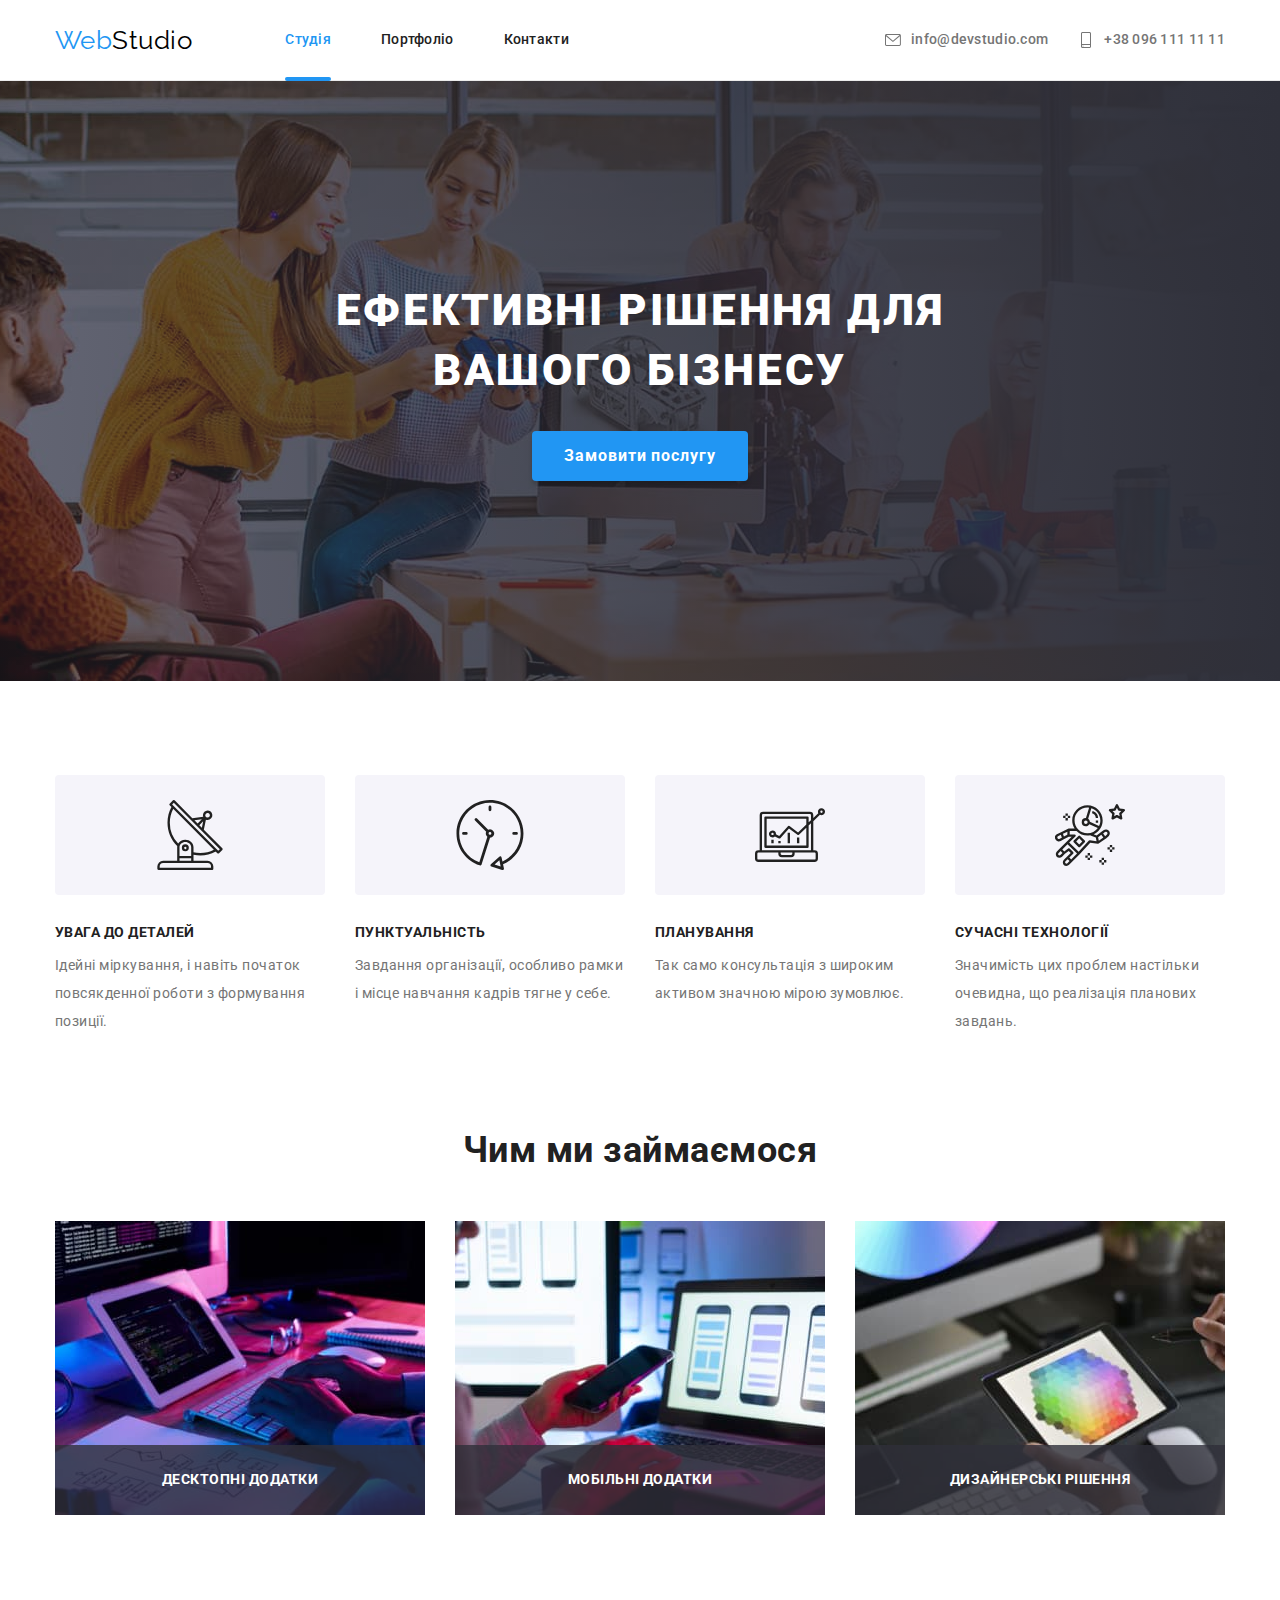
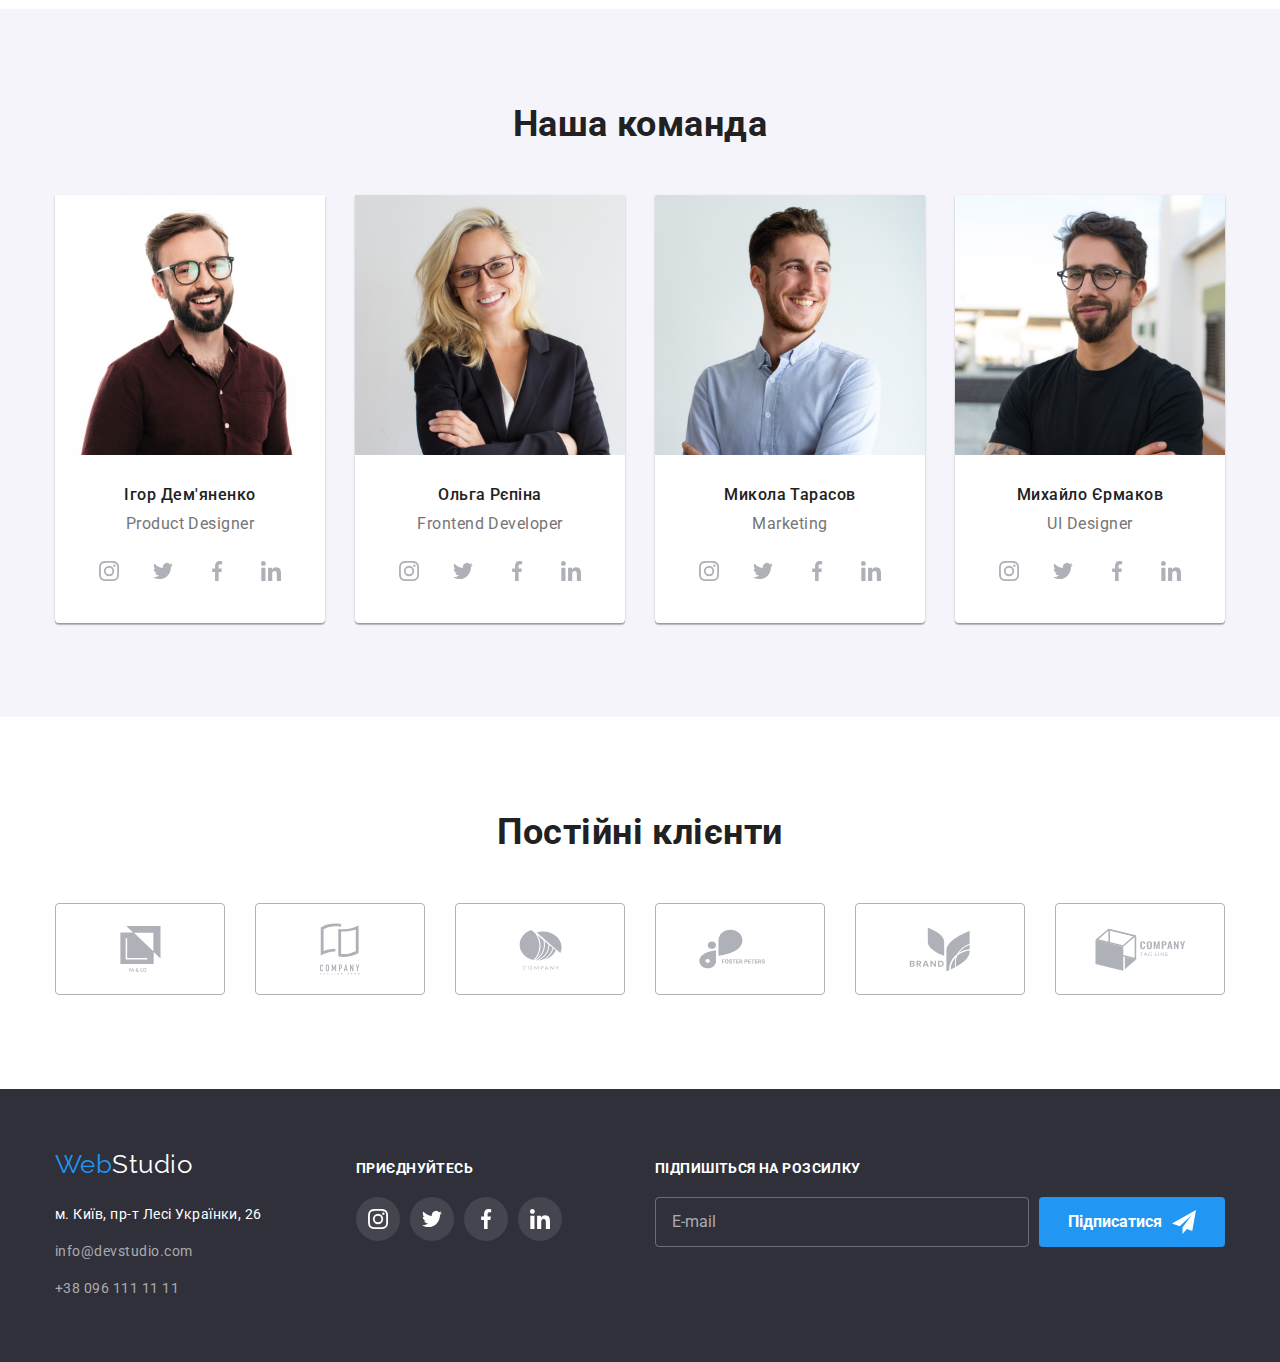
<file: index.html>
<!DOCTYPE html>
<html lang="uk">
<head>
    <meta charset="UTF-8">
    <meta http-equiv="X-UA-Compatible" content="IE=edge">
    <meta name="viewport" content="width=device-width, initial-scale=1.0">
    <title>Studio</title>
    <link href="https://fonts.googleapis.com/css2?family=Raleway:wght@700&family=Roboto:wght@400;500;700;900&display=swap"
    rel="stylesheet">
    <link rel="stylesheet" href="https://cdnjs.cloudflare.com/ajax/libs/modern-normalize/1.1.0/modern-normalize.min.css">
    <link rel="stylesheet" href="./css/styles.css" >
</head>
<body>
    <!--шапка-->
    <header class="page-header">
        <div class="container header">
        <nav class="main-nav">
        <a href="./index.html" lang="en" class="link logo"><span class="logo-one">Web</span><span class="logo-two">Studio</span></a>

        <ul class="list header">
            <li class="item"><a href="./index.html" class="link linknav current">Студія</a></li>
            <li class="item"><a href="./portfolio.html" class="link linknav">Портфоліо</a></li>
            <li class="item"><a href="" class="link linknav">Контакти</a></li>
        </ul>
        </nav>
        <ul class="list nav">
            <li class="item">
                 <a href="mailto:info@devstudio.com" class="addressnav">
                    <svg class="icon-nav" width="43" height="32">
                        <use href="./images/symbol-defs.svg#icon-envelope"></use>
                    </svg>
                    info@devstudio.com</a>
                </li>
            <li class="item">
            <a href="tel:+380961111111" class="addressnav">
                <svg class="icon-nav" width="32" height="20">
                    <use href="./images/symbol-defs.svg#icon-smartphone"></use>
                </svg>
                +38 096 111 11 11</a>
            </li>
        </ul>
    </div>
    </header>

    <main>
                   <!--герой-->
            <section class="hero">
                <div class="container hero-main">
                    <h1 class="hero-title">Ефективні рішення для <br> вашого бізнесу</h1>
                <button type="button" class="button primary" data-modal-open>Замовити послугу</button>
                <div class="backdrop is-hidden" data-modal>
                    <div class="modal">
                        <form class="modal-form">
                        <strong class="form-title">Залиште свої дані, ми вам передзвонимо</strong>
                        <label class="form-field">
                                <span class="form-label">Ім'я</span>
                                <input class="input-form" type="text" name="name" >
                                <svg class="icon-form">
                                    <use href="./images/symbol-defs.svg#icon-person-black"></use>
                                </svg>
                            </label>
                            <label class="form-field">
                                <span class="form-label">Телефон</span>
                                <input class="input-form" type="tel" name="tel"  >
                                <svg class="icon-form">
                                    <use href="./images/symbol-defs.svg#icon-phone-black"></use>
                                </svg>
                            </label>
                            <label class="form-field">
                                <span class="form-label">Пошта</span>
                                <input class="input-form" type="email" name="mail"  >
                                <svg class="icon-form">
                                    <use href="./images/symbol-defs.svg#icon-email-black"></use>
                                </svg>
                            </label>
                        <div class="form-textarea">
                            <label for="comment" class="form-label">Коментар</label>
                            <textarea name="comment" id="comment" rows="8" placeholder="Введіть текст"></textarea>
                        </div>

                            <label class="form-policy">
                                <input class="checkbox" type="checkbox" name="policy" >
                                <svg class="icon-checkbox">
                                    <use href="./images/symbol-defs.svg#icon-Vector"></use>
                                </svg>
                                <span class="policy-label">Погоджуюся з розсилкою та приймаю  
                                    <a href="#">Умови договору</a></span>
                            </label>

                            <button class="button primary button-form" type="submit">Відправити</button>
                            
                          </form>

                <button class="button-modal" data-modal-close>
                <svg class="icon-modal" width="11" height="11">
                <use href="./images/symbol-defs.svg#icon-close-black-18dp_opt"></use>
                </svg>  
                </button>
                    </div>
                </div>
            </div>
            </section>

            
            <!--особливості-->
            <section class="features">
                <div class="container">
                <h2 class="visually-hidden">Особливості</h2>
                <ul class="list qualities">
                    <li class="item">
                        <div class="icon-features">
                            <svg class="icon-qualities">
                                <use href="./images/symbol-defs.svg#icon-antenna-1"></use>
                            </svg>
                        </div>
                        <h3 class="section title">УВАГА ДО ДЕТАЛЕЙ</h3>
                        <p class="description">Ідейні міркування, і навіть початок повсякденної роботи з формування позиції.</p>
                    </li>
                    <li class="item">
                        <div class="icon-features">
                            <svg class="icon-qualities">
                                <use href="./images/symbol-defs.svg#icon-clock-1"></use>
                            </svg>
                        </div>
                        <h3 class="section title">ПУНКТУАЛЬНІСТЬ</h3>
                        <p class="description">Завдання організації, особливо рамки і місце навчання кадрів тягне у себе.</p>
                    </li>
                    <li class="item">
                        <div class="icon-features">
                            <svg class="icon-qualities">
                                <use href="./images/symbol-defs.svg#icon-diagram-1"></use>
                            </svg>
                        </div>
                        <h3 class="section title">ПЛАНУВАННЯ</h3>
                        <p class="description">Так само консультація з широким активом значною мірою зумовлює.</p>
                    </li>
                    <li class="item">
                        <div class="icon-features">
                            <svg class="icon-qualities">
                                <use href="./images/symbol-defs.svg#icon-astronaut-1"></use>
                            </svg>
                        </div>
                        <h3 class="section title">СУЧАСНІ ТЕХНОЛОГІЇ</h3>
                        <p class="description">Значимість цих проблем настільки очевидна, що реалізація планових завдань.</p>
                    </li>
                </ul>
            </div>
            </section>
            <!--чим ми займаємося-->
            <section class="jobs">
                <div class="container">
                <h2 class="section occupation">Чим ми займаємося</h2>
                <ul class="list work">
                    <li class="item">
                    <div class="div occupation-thumb">
                        <div class="occupation-overlay">
                            <h3 class="title occupation-title">Десктопні додатки</h3>
                        </div>
                        <img src="./images/box1.jpg" alt="кодінг" width="370" >
                    </div>
                    </li>
                    <li class="item">
                        <div class="div occupation-thumb">
                            <div class="occupation-overlay">
                                <h3 class="title occupation-title">Мобільні додатки</h3>
                            </div>
                            <img src="./images/box2.jpg" alt="пограмування" width="370" >
                        </div>    
                    </li>
                    <li class="item">
                        <div class="div occupation-thumb">
                            <div class="occupation-overlay">
                                <h3 class="title occupation-title">Дизайнерські рішення</h3>
                            </div>
                            <img src="./images/box3.jpg" alt="дизайн" width="370" >
                        </div>    
                      
                    </li>
                </ul>
            </div>
            </section>
        
            <!--наша команда-->
     <section class="section-comand">
        <div class="container">
        <h2 class="section occupation">Наша команда</h2>
        <ul class="list comand">
            <li class="item">
                <img src="./images/card1.jpg" alt="Ігор Дем'яненко" width="270" >
                <div class="comand-text">
                    <h3 class="section names">Ігор Дем'яненко</h3>
                    <p lang="en" class="people">Product Designer</p>
                <ul class="list icon-list">
                    <li class="item">
                        <a href="#" class="comand-link" aria-label="instagram icon">
                        <svg class="icon-comand" width="20" height="20">
                            <use href="./images/symbol-defs.svg#icon-instagram-2"></use>
                        </svg>
                        </a>
                    </li>
                    <li class="item">
                        <a href="#" class="comand-link" aria-label="twitter icon">
                        <svg class="icon-comand" width="20" height="20">
                            <use href="./images/symbol-defs.svg#icon-twitter-1"></use>
                        </svg>
                        </a>
                    </li>
                    <li class="item">
                        <a href="#" class="comand-link" aria-label="facebook icon">
                        <svg class="icon-comand" width="20" height="20">
                            <use href="./images/symbol-defs.svg#icon-facebook-1"></use>
                        </svg>
                        </a>
                    </li>
                    <li class="item">
                        <a href="#" class="comand-link" aria-label="linkedin icon">
                        <svg class="icon-comand" width="20" height="20">
                            <use href="./images/symbol-defs.svg#icon-linkedin-1"></use>
                        </svg>
                        </a>
                    </li>
                </ul>
            </div>
            </li>
            <li class="item">
                <img src="./images/card2.jpg" alt="Ольга Рєпіна" width="270" >
                <div class="comand-text">
                <h3 class="section names">Ольга Рєпіна</h3>
                <p lang="en" class="people">Frontend Developer</p>
                <ul class="list icon-list">
                    <li class="item">
                        <a href="#" class="comand-link" aria-label="instagram icon">
                        <svg class="icon-comand" width="20" height="20">
                            <use href="./images/symbol-defs.svg#icon-instagram-2"></use>
                        </svg>
                        </a>
                    </li>
                    <li class="item">
                        <a href="#" class="comand-link" aria-label="twitter icon">
                        <svg class="icon-comand" width="20" height="20">
                            <use href="./images/symbol-defs.svg#icon-twitter-1"></use>
                        </svg>
                        </a>
                    </li>
                    <li class="item">
                        <a href="#" class="comand-link" aria-label="facebook icon">
                        <svg class="icon-comand" width="20" height="20">
                            <use href="./images/symbol-defs.svg#icon-facebook-1"></use>
                        </svg>
                        </a>
                    </li>
                    <li class="item">
                        <a href="#" class="comand-link" aria-label="linkedin icon">
                        <svg class="icon-comand" width="20" height="20">
                            <use href="./images/symbol-defs.svg#icon-linkedin-1"></use>
                        </svg>
                        </a>
                    </li>
                </ul>
                </div>
            </li>
            <li class="item">
                <img src="./images/card3.jpg" alt="Микола Тарасов" width="270" >
                <div class="comand-text">
                <h3 class="section names">Микола Тарасов</h3>
                <p lang="en" class="people">Marketing</p>
                <ul class="list icon-list">
                    <li class="item">
                        <a href="#" class="comand-link" aria-label="instagram icon">
                        <svg class="icon-comand" width="20" height="20">
                            <use href="./images/symbol-defs.svg#icon-instagram-2"></use>
                        </svg>
                        </a>
                    </li>
                    <li class="item">
                        <a href="#" class="comand-link" aria-label="twitter icon">
                        <svg class="icon-comand" width="20" height="20">
                            <use href="./images/symbol-defs.svg#icon-twitter-1"></use>
                        </svg>
                        </a>
                    </li>
                    <li class="item">
                        <a href="#" class="comand-link" aria-label="facebook icon">
                        <svg class="icon-comand" width="20" height="20">
                            <use href="./images/symbol-defs.svg#icon-facebook-1"></use>
                        </svg>
                        </a>
                    </li>
                    <li class="item">
                        <a href="#" class="comand-link" aria-label="linkedin icon">
                        <svg class="icon-comand" width="20" height="20">
                            <use href="./images/symbol-defs.svg#icon-linkedin-1"></use>
                        </svg>
                        </a>
                    </li>
                </ul>
                </div>
            </li>
            <li class="item">
                <img src="./images/card4.jpg" alt="Михайло Єрмаков" width="270" >
                <div class="comand-text">
                <h3 class="section names">Михайло Єрмаков</h3>
                <p lang="en" class="people">UI Designer</p>
                <ul class="list icon-list">
                    <li class="item">
                        <a href="#" class="comand-link" aria-label="instagram icon">
                        <svg class="icon-comand" width="20" height="20">
                            <use href="./images/symbol-defs.svg#icon-instagram-2"></use>
                        </svg>
                        </a>
                    </li>
                    <li class="item">
                        <a href="#" class="comand-link" aria-label="twitter icon">
                        <svg class="icon-comand" width="20" height="20">
                            <use href="./images/symbol-defs.svg#icon-twitter-1"></use>
                        </svg>
                        </a>
                    </li>
                    <li class="item">
                        <a href="#" class="comand-link" aria-label="facebook icon">
                        <svg class="icon-comand" width="20" height="20">
                            <use href="./images/symbol-defs.svg#icon-facebook-1"></use>
                        </svg>
                        </a>
                    </li>
                    <li class="item">
                        <a href="#" class="comand-link" aria-label="linkedin icon">
                        <svg class="icon-comand" width="20" height="20">
                            <use href="./images/symbol-defs.svg#icon-linkedin-1"></use>
                        </svg>
                        </a>
                    </li>
                </ul>
                </div>
            </li>
        </ul>
        </div>
    </section>
   <!--секція постійні клієнти-->
   <section class="section-clients">
    <div class="container">
 <h2 class="section clients">Постійні клієнти</h2>
 <ul class="list client">
    <li class="item">
        <a href="#" class="clients-link" aria-label="ya and co company">
            <svg class="a-icon" width="41" height="46">
                <use href="./images/symbol-defs.svg#icon-group-6"></use>
            </svg>
        </a>
    </li>
    <li class="item">
        <a href="#" class="clients-link"  aria-label="ya and co company">
            <svg class="a-icon" width="40" height="52">
                <use href="./images/symbol-defs.svg#icon-group-3"></use>
            </svg>
        </a>
    </li>
    <li class="item">
        <a href="#" class="clients-link" aria-label="company tagline here">
            <svg class="a-icon" width="43" height="41">
                <use href="./images/symbol-defs.svg#icon-group-4"></use>
            </svg>
        </a>
    </li>
    <li class="item">
        <a href="#" class="clients-link" aria-label="company">
            <svg class="a-icon" width="84" height="40">
                <use href="./images/symbol-defs.svg#icon-group-7"></use>
            </svg>
        </a>
    </li>
    <li class="item">
        <a href="#" class="clients-link" aria-label="brand company">
            <svg class="a-icon" width="62" height="45">
                <use href="./images/symbol-defs.svg#icon-group-5"></use>
            </svg>
        </a>
    </li>
    <li class="item">
        <a href="#" class="clients-link" aria-label="company tag line">
            <svg class="a-icon" width="93" height="43">
                <use href="./images/symbol-defs.svg#icon-Object"></use>
            </svg>
        </a>
    </li>
 </ul>
</div>
</section>    

    </main>
    <!--футер-->
     <footer class="page-footer">
        <div class="container main-footer">
            <div class="footer">    
            <a href="./index.html" lang="en" class="link logo"><span class="logo-one">Web</span><span class="logo-three">Studio</span></a>
            <address class="address">
            <p class="addressfooter">м. Київ, пр-т Лесі Українки, 26</p>
        <ul class="list final">
            <li class="item">
            <a href="mailto:info@devstudio.com" class="linkfooter">info@devstudio.com</a><br>
            </li>
            <li class="item">
            <a href="tel:+380961111111" class="linkfooter">+38 096 111 11 11</a>
            </li>
        </ul>
        </address>
       </div>
        <div class="footer-secondary">         
            <strong class="footer-attention">ПРИЄДНУЙТЕСЬ</strong>
            <ul class="list icon-list">
            <li class="item">
                <a href="#" class="icon-footer-link" aria-label="instagram icon">
                <svg class="icon-footer">
                    <use href="./images/symbol-defs.svg#icon-instagram-2"></use>
                </svg>
                </a>
            </li>
            <li class="item">
                <a href="#" class="icon-footer-link" aria-label="twitter icon">
                <svg class="icon-footer">
                    <use href="./images/symbol-defs.svg#icon-twitter-1"></use>
                </svg>
                </a>
            </li>
            <li class="item">
                <a href="#" class="icon-footer-link" aria-label="facebook icon">
                <svg class="icon-footer">
                    <use href="./images/symbol-defs.svg#icon-facebook-1"></use>
                </svg>
                </a>
            </li>
            <li class="item">
                <a href="#" class="icon-footer-link" aria-label="linkedin icon">
                <svg class="icon-footer">
                    <use href="./images/symbol-defs.svg#icon-linkedin-1"></use>
                </svg>
                </a>
            </li>
        </ul>
        </div>
        <div class="footer-third">
       
            <strong class="footer-attention">ПІДПИШІТЬСЯ НА РОЗСИЛКУ</strong>
            <form class="footer-form" >
        
            <label for="email"></label>
            <input class="form-input" type="email" name="email" placeholder="E-mail" id="email" >
        
            <button class="button primary button-footer" type="submit">Підписатися
                <svg class="icon-footer-form">
                    <use href="./images/symbol-defs.svg#icon-icon-send"></use>
                </svg>
            </button>   
        </form>
        </div>
      </div>
    </footer>

<script src="./js/modal.js"></script> 
</body>
</html>
</file>
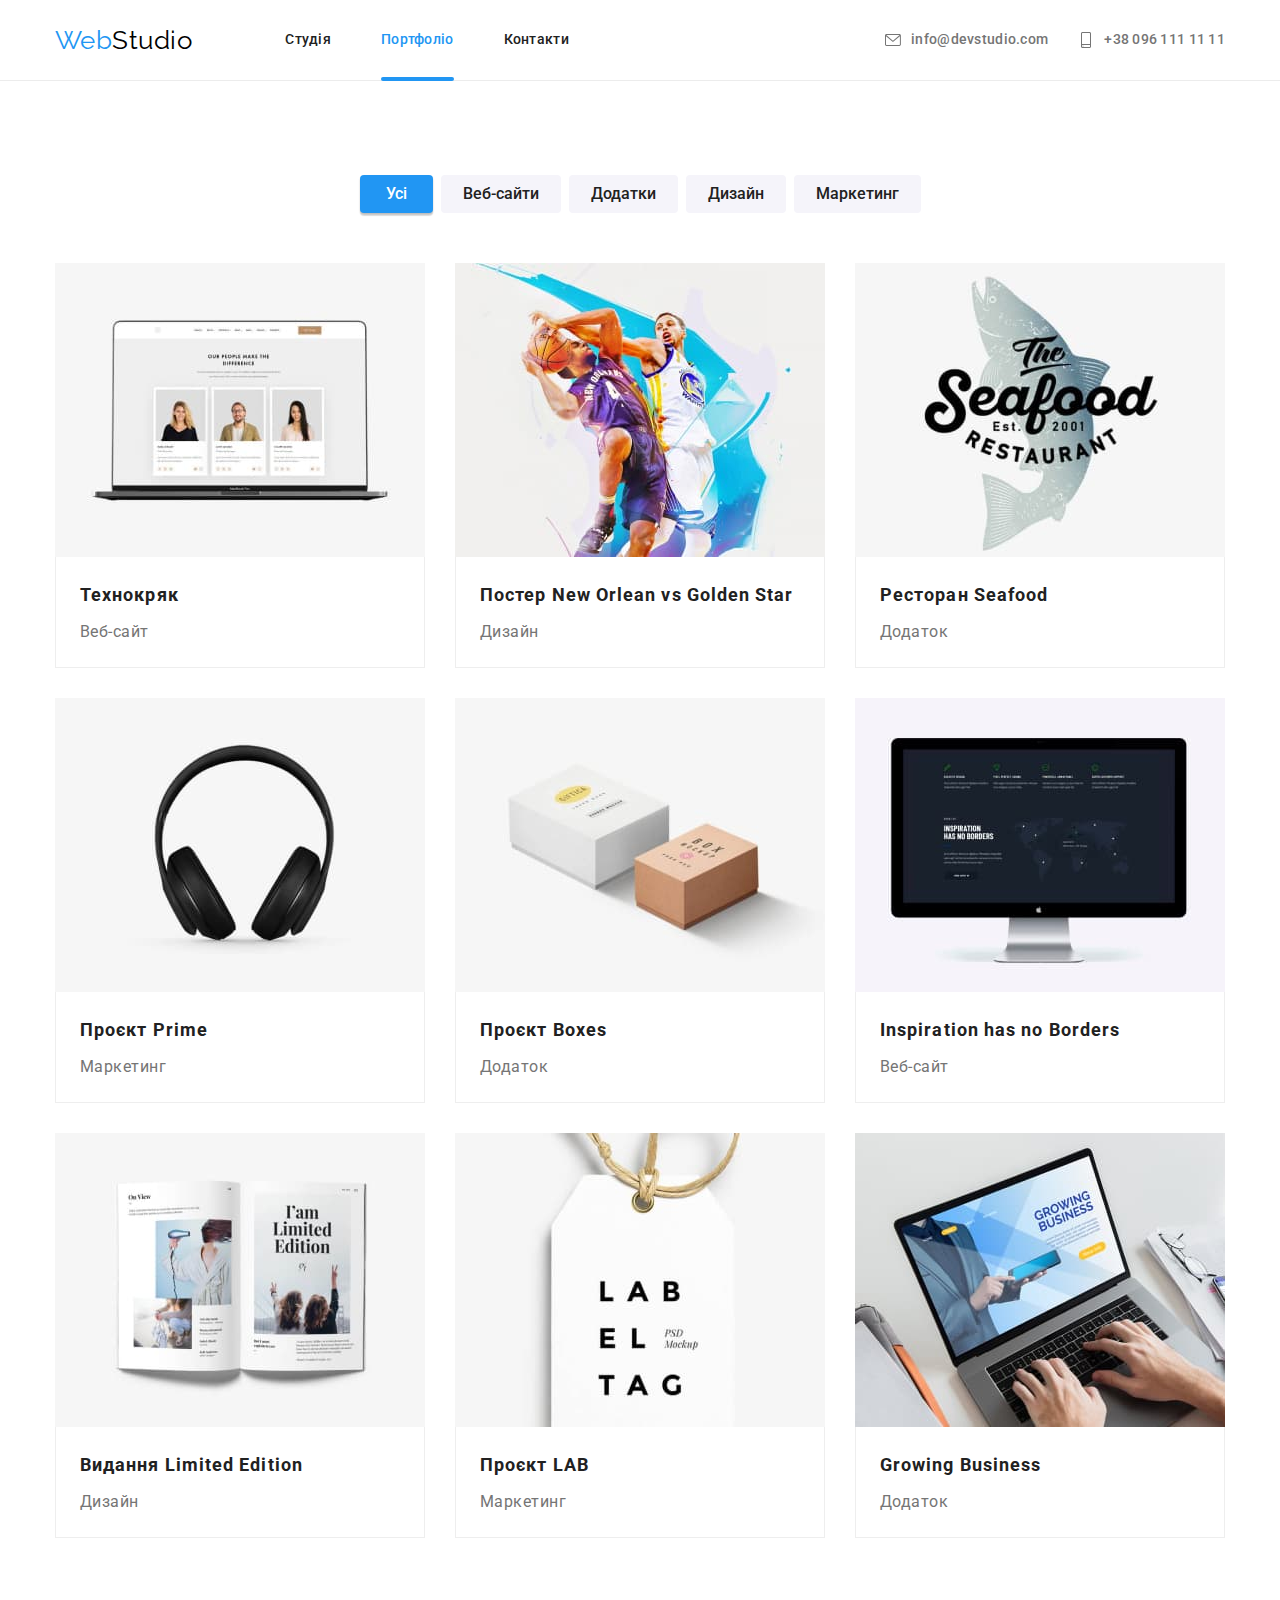
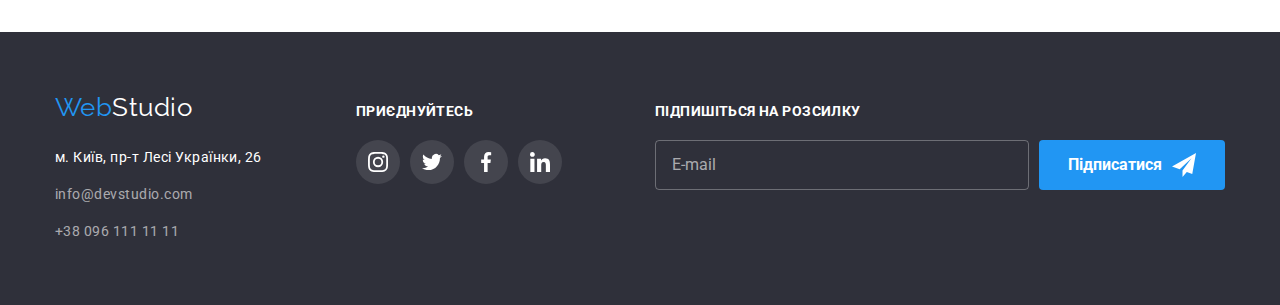
<file: portfolio.html>
<!DOCTYPE html>
<html lang="uk">

<head>
    <meta charset="UTF-8">
    <meta http-equiv="X-UA-Compatible" content="IE=edge">
    <meta name="viewport" content="width=device-width, initial-scale=1.0">
    <title>Portfolio</title>
    <link href="https://fonts.googleapis.com/css2?family=Raleway:wght@700&family=Roboto:wght@400;500;700;900&display=swap"
        rel="stylesheet">
    <link rel="stylesheet" href="https://cdnjs.cloudflare.com/ajax/libs/modern-normalize/1.1.0/modern-normalize.min.css">    
    <link rel="stylesheet" href="./css/styles.css" >
</head>

<body>
    <!--шапка-->
    <header class="page-header">
        <div class="container header">
        <nav class="main-nav">
        <a href="./index.html" lang="en" class="link logo"><span class="logo-one">Web</span><span class="logo-two">Studio</span></a>

        <ul class="list header">
            <li class="item"><a href="./index.html" class="link linknav">Студія</a></li>
            <li class="item"><a href="./portfolio.html" class="link linknav current">Портфоліо</a></li>
            <li class="item"><a href="" class="link linknav">Контакти</a></li>
        </ul>
        </nav>
        <ul class="list nav">
            <li class="item">
                 <a href="mailto:info@devstudio.com" class="addressnav">
                    <svg class="icon-nav" width="43" height="32">
                        <use href="./images/symbol-defs.svg#icon-envelope"></use>
                    </svg>
                    info@devstudio.com</a>
                </li>
            <li class="item">
            <a href="tel:+380961111111" class="addressnav">
                <svg class="icon-nav" width="32" height="20">
                    <use href="./images/symbol-defs.svg#icon-smartphone"></use>
                </svg>
                +38 096 111 11 11</a>
            </li>
        </ul>
    </div>
    </header>

    <main>
<section class="projects">
    <!--Портфоліо-->
    <div class="container">
    <!--скритий заголовок секції-->
    <h1 class="visually-hidden">Портфоліо</h1>
  <ul class="button selector">
    <li class="item"><button type="button" class="button primary portfolio">Усі</button></li>
    <li class="item"><button type="button" class="button secondary portfolio">Веб-сайти</button></li>
    <li class="item"><button type="button" class="button secondary portfolio">Додатки</button></li>
    <li class="item"><button type="button" class="button secondary portfolio">Дизайн</button></li>
    <li class="item"><button type="button" class="button secondary portfolio">Маркетинг</button></li>
</ul>

  <ul class="list gallery">

    <li class="item">
        <a href="#" class="cardlink">
    <div class="portfolio-thumb">
        <div class="overlay">
            <p class="portfolio-overlay">Lorem ipsum dolor, sit amet consectetur adipisicing elit. Mollitia nobis dolorem quo soluta, at quibusdam assumenda dignissimos facere odit numquam.</p>
        </div>
        <img src="./images/img.jpg" alt="Технокряк" width="370" height="294" >
    </div>
        <div class="card-text">
        <h2 class="section-title">Технокряк</h2>
        <p class="resources">Веб-сайт</p>
    </div> 
    </a>
    </li>

    <li class="item">
        <a href="#" class="cardlink"> 
            <div class="portfolio-thumb"> 
         <div class="overlay">
            <p class="portfolio-overlay">Lorem ipsum dolor, sit amet consectetur adipisicing elit. Mollitia nobis dolorem quo soluta, at quibusdam assumenda dignissimos facere odit numquam.</p>
        </div>                    
        <img src="./images/img2.jpg" alt="Постер New Orlean vs Golden Star" width="370" height="294" >
    </div>
        <div class="card-text">
        <h2 class="section-title">Постер <span lang="en">New Orlean vs Golden Star</span></h2>
        <p class="resources">Дизайн</p>
    </div>
        </a>

    </li>
    <li class="item">
        <a href="#" class="cardlink"> 
            <div class="portfolio-thumb">
                <div class="overlay">
                    <p class="portfolio-overlay">Lorem ipsum dolor, sit amet consectetur adipisicing elit. Mollitia nobis dolorem quo soluta, at quibusdam assumenda dignissimos facere odit numquam.</p>
                </div>                
        <img src="./images/img3.jpg" alt="Ресторан Seafood" width="370" height="294" >
    </div>
        <div class="card-text">
        <h2 class="section-title">Ресторан <span lang="en">Seafood</span></h2>
        <p class="resources">Додаток</p>
    </div>
    </a>
    </li>
    <li class="item">
        <a href="#" class="cardlink">
            <div class="portfolio-thumb">
                <div class="overlay">
                    <p class="portfolio-overlay">Lorem ipsum dolor, sit amet consectetur adipisicing elit. Mollitia nobis dolorem quo soluta, at quibusdam assumenda dignissimos facere odit numquam.</p>
                </div>               
        <img src="./images/img4.jpg" alt="Проєкт Prime" width="370" height="294" >
    </div>
        <div class="card-text">
        <h2 class="section-title">Проєкт <span lang="en">Prime</span></h2>
        <p class="resources">Маркетинг</p>
    </div>
    </a>
    </li>
    <li class="item">
        <a href="#" class="cardlink">
            <div class="portfolio-thumb">
                <div class="overlay">
                    <p class="portfolio-overlay">Lorem ipsum dolor, sit amet consectetur adipisicing elit. Mollitia nobis dolorem quo soluta, at quibusdam assumenda dignissimos facere odit numquam.</p>
                </div>           
        <img src="./images/img5.jpg" alt="Проєкт Boxes" width="370" height="294" >
    </div>
        <div class="card-text">
        <h2 class="section-title">Проєкт <span lang="en">Boxes</span></h2>
        <p class="resources">Додаток</p>
    </div>
    </a>
    </li>
    <li class="item">
        <a href="#" class="cardlink"> 
            <div class="portfolio-thumb">
                <div class="overlay">
                    <p class="portfolio-overlay">Lorem ipsum dolor, sit amet consectetur adipisicing elit. Mollitia nobis dolorem quo soluta, at quibusdam assumenda dignissimos facere odit numquam.</p>
                </div>               
        <img src="./images/img6.jpg" alt="Inspiration has no Borders" width="370" height="294" >
    </div>
        <div class="card-text">
        <h2 lang="en" class="section-title">Inspiration has no Borders</h2>
        <p class="resources">Веб-сайт</p>
    </div>
    </a>
    </li>
    <li class="item">
        <a href="#" class="cardlink">  
            <div class="portfolio-thumb">
                <div class="overlay">
                    <p class="portfolio-overlay">Lorem ipsum dolor, sit amet consectetur adipisicing elit. Mollitia nobis dolorem quo soluta, at quibusdam assumenda dignissimos facere odit numquam.</p>
                </div>              
        <img src="./images/img7.jpg" alt="Видання Limited Edition" width="370" height="294" >
    </div>
        <div class="card-text">
        <h2 class="section-title">Видання <span lang="en">Limited Edition</span></h2>
        <p class="resources">Дизайн</p>
    </div>
       </a>
    </li>
    <li class="item">
        <a href="#" class="cardlink">  
            <div class="portfolio-thumb">
                <div class="overlay">
                    <p class="portfolio-overlay">Lorem ipsum dolor, sit amet consectetur adipisicing elit. Mollitia nobis dolorem quo soluta, at quibusdam assumenda dignissimos facere odit numquam.</p>
                </div>            
        <img src="./images/img8.jpg" alt="Проєкт LAB" width="370" height="294" >
     </div>
        <div class="card-text">
        <h2 class="section-title">Проєкт <span lang="en">LAB</span></h2>
        <p class="resources">Маркетинг</p>
    </div>
        </a>
    </li>
    <li class="item">
        <a href="#" class="cardlink"> 
            <div class="portfolio-thumb">
                <div class="overlay">
                    <p class="portfolio-overlay">Lorem ipsum dolor, sit amet consectetur adipisicing elit. Mollitia nobis dolorem quo soluta, at quibusdam assumenda dignissimos facere odit numquam.</p>
                </div>            
        <img src="./images/img9.jpg" alt="Growing Business" width="370" height="294" >
    </div>
        <div class="card-text">
        <h2 lang="en" class="section-title">Growing Business</h2>
        <p class="resources">Додаток</p>
        </div>
        </a>
    </li>
  </ul>
</div>
</section>

    </main>
     <!--футер-->   
    <footer class="page-footer">
        <div class="container main-footer">
            <div class="footer">    
            <a href="./index.html" lang="en" class="link logo"><span class="logo-one">Web</span><span class="logo-three">Studio</span></a>
            <address class="address">
            <p class="addressfooter">м. Київ, пр-т Лесі Українки, 26</p>
        <ul class="list final">
            <li class="item">
            <a href="mailto:info@devstudio.com" class="linkfooter">info@devstudio.com</a><br>
            </li>
            <li class="item">
            <a href="tel:+380961111111" class="linkfooter">+38 096 111 11 11</a>
            </li>
        </ul>
        </address>
       </div>
        <div class="footer-secondary">         
            <strong class="footer-attention">ПРИЄДНУЙТЕСЬ</strong>
            <ul class="list icon-list">
            <li class="item">
                <a href="#" class="icon-footer-link" aria-label="instagram icon">
                <svg class="icon-footer">
                    <use href="./images/symbol-defs.svg#icon-instagram-2"></use>
                </svg>
                </a>
            </li>
            <li class="item">
                <a href="#" class="icon-footer-link" aria-label="twitter icon">
                <svg class="icon-footer">
                    <use href="./images/symbol-defs.svg#icon-twitter-1"></use>
                </svg>
                </a>
            </li>
            <li class="item">
                <a href="#" class="icon-footer-link" aria-label="facebook icon">
                <svg class="icon-footer">
                    <use href="./images/symbol-defs.svg#icon-facebook-1"></use>
                </svg>
                </a>
            </li>
            <li class="item">
                <a href="#" class="icon-footer-link" aria-label="linkedin icon">
                <svg class="icon-footer">
                    <use href="./images/symbol-defs.svg#icon-linkedin-1"></use>
                </svg>
                </a>
            </li>
        </ul>
        </div>
        <div class="footer-third">
       
            <strong class="footer-attention">ПІДПИШІТЬСЯ НА РОЗСИЛКУ</strong>
            <form class="footer-form">
        
            <label for="email"></label>
            <input class="form-input" type="email" name="email" placeholder="E-mail" id="email">
        
            <button class="button primary button-footer" type="submit">Підписатися
                <svg class="icon-footer-form">
                    <use href="./images/symbol-defs.svg#icon-icon-send"></use>
                </svg>
            </button>   
        </form>
        </div>
      </div>
    </footer>
</body>
        
</html>
</file>
<file: css/styles.css>
:root {
    --primary-text-color: #757575;
    --title-text-color: #212121;
    --accent-color:  #2196F3;
    --primary-white-color: #ffffff;
    --bg-color-footer-hero: #2F303A;
    --bg-color-section: #F5F4FA;
    --primary-black-color: #000000;
    --gallery-gap: 30px;
    --icon-color-primary: #AFB1B8;
    --animation-function: cubic-bezier(0.4, 0, 0.2, 1);

}

body {
    background-color: var(--primary-white-color);
    color: var(--primary-text-color);
    font-family: Roboto, sans-serif;
    letter-spacing: 0.03em;
}
img {
    display: block;
}
.container {
    width: 1200px;
    padding-left: 15px;
    padding-right: 15px;
    margin: 0 auto;
}
h1, h2, h3, p, strong {
    margin-top: 0;
    margin-bottom: 0;
}
/*скриті заголовки*/
.visually-hidden {
    position: absolute;
    white-space: nowrap;
    width: 1px;
    height: 1px;
    overflow: hidden;
    border: 0;
    padding: 0;
    clip: rect(0 0 0 0);
    clip-path: inset(50%);
    margin: -1px;
}
.list {
    list-style: none;
    margin-bottom: 0;
    margin-top: 0;
    padding: 0;
}
.container.header {
    display: flex;
    align-items: center;
}
.page-header {
    border-bottom: 1px solid #ECECEC;      
}
.main-nav {
    display: flex;
    align-items: center;
}
.list.header {
    display: flex;
    margin-left: 93px;
}
.list.header .item:not(:last-child) {
    margin-right: 50px;
}
.list.header .link {
    display: block;
    padding-top: 32px;
    padding-bottom: 32px;
}
.list.nav {
    display: flex;
    margin-bottom: 0;
    margin-left: auto;
}
.list.nav .item:not(:last-child) {
    margin-right: 30px;
}

/*logo*/
.logo {
    margin-top: 0;
    margin-bottom: 0;

    font-family: Raleway, sans-serif;
    font-size: 26px;
    line-height: 1.19;
}
.logo>.logo-one {
    color: var(--accent-color);
    }
.logo>.logo-two {
    color: var(--primary-black-color);
        }
.logo>.logo-three {
    color: var(--primary-white-color);
       }
.link {
    text-decoration: none;
}
/*стилізація навігації*/
.linknav {
    position: relative;

    color: var(--title-text-color);
    font-weight: 500;
    font-size: 14px;
    line-height: 1.14;
    letter-spacing: 0.02em;
    padding-top: 32px;
    padding-bottom: 32px;
}
.linknav:hover,
.linknav:focus,
.linknav.current {
    color: var(--accent-color);
}
/*анімація у хедері*/
.linknav.current::after {
    position: absolute;
    left: 0;
    bottom: -1px;

    content: "";
    display: block;
    width: 100%;
    height: 4px;
    border-radius: 2px;
    background-color: var(--accent-color);
}
.addressnav,
.linknav {
    transition-property: color;
    transition-duration: 250ms;
    transition-timing-function: var(--animation-function);
}
.addressnav {
    display: flex;
    text-align: center;
    justify-content: center;
    text-decoration: none;
    cursor: pointer;
    padding-top: 32px;
    padding-bottom: 32px;
    
    color: var(--primary-text-color);
    font-weight: 500;
    font-size: 14px;
    line-height: 1.14;
    letter-spacing: 0.02em; 
}
.addressnav:hover,
.addressnav:focus {
    color: var(--accent-color);
}
.addressnav > .icon-nav {
    width: 16px;
    height: 16px;
    margin-right: 10px;

    fill: currentColor; 
}
/*hero*/
.hero {
    padding-top: 200px;
    padding-bottom: 200px;
    height: 600px;
    max-width: 1600px;
    margin: 0 auto;

    background-image: linear-gradient(to right, rgba(47, 48, 58, 0.4), var(--bg-color-footer-hero)),url("../images/hero.jpg");
    background-repeat: no-repeat;
    background-position: center;
    background-size: cover;
}
.hero-main {
    text-align: center;
}
.hero-title {
     margin-bottom: 30px;

     color: var(--primary-white-color);
     font-weight: 900;
     font-size: 44px;
     line-height: 1.36;
     letter-spacing: 0.06em;
     text-transform: uppercase;
}
/*модальне вікно*/
.backdrop {
    position: fixed;
    top: 0;
    left: 0;
    width: 100%;
    height: 100%;

    background-color: rgba(0, 0, 0, 0.2);
    opacity: 1;
    visibility: visible;
    transition: opacity 250ms var(--animation-function),
    visibility 250ms var(--animation-function);
    z-index: 2;   
}
.backdrop.is-hidden {
    visibility: hidden;
    opacity: 0;
    pointer-events: none;    
}
.backdrop.is-hidden .modal{
    transform: translate(-50%, -50%) scale(0.7);
}
.modal {
    position: absolute;
    top: 50%;
    left: 50%;
    transform: translate(-50%, -50%) scale(1);
    display: flex;
    justify-content: flex-end;
    padding: 40px;

    width: 528px;
    height: 581px;

    background-color: var(--primary-white-color);
    transition: transform 250ms var(--animation-function);
    z-index: 3;
}
.button-modal {
    position: absolute;
    top: 8px;
    right: 8px;
    display: flex;
    align-items: center;
    justify-content: center;
    width: 30px;
    height: 30px;
    padding: 0;
    cursor: pointer;
    z-index: 4;

    border-radius: 50%;
    border: 1px solid rgba(0, 0, 0, 0.1);
    background-color: var(--primary-white-color);
    transition: color 250ms var(--animation-function);
}
.button-modal:hover,
.button-modal:focus {
    color: var(--accent-color);
}
.icon-modal {
    fill: currentColor;
    width: 18px;
    height: 18px;
}
/*форма модального вікна*/
.modal-form {
    width: 448px;
    margin: 0;
    padding: 0;
}
.form-title {
    display: block;
    padding: 0;
    margin-bottom: 12px;

    font-size: 20px;
    color: var(--title-text-color);
}
.form-field {
    position: relative;
    margin-bottom: 10px;
    display: flex;
    flex-direction: column;
}
.form-field input{
    display: flex;
    justify-content: center;
    align-items: center;
    margin: 0;
    padding: 11px 40px;
    outline: none;
    border: 1px solid rgba(33, 33, 33, 0.2);
    border-radius: 4px;
    transition: border-color 250ms var(--animation-function);

    font-size: 12px;
    line-height: 1.16;
    letter-spacing: 0.01em;
}
.form-field input:focus {
    border-color: var(--accent-color);
}

.icon-form {
    position: absolute;
    display: flex;
    justify-content: center;
    bottom: 11px;
    left: 12px;
    width: 18px;
    height: 18px;
    transition: fill 250ms var(--animation-function);

    fill: var(--title-text-color);
}
.input-form:focus + .icon-form {
    fill: var(--accent-color);
}
.form-textarea {
    margin-bottom: 20px;
    
    display: flex;
    flex-direction: column;
}
.form-textarea textarea {
    margin: 0;
    padding: 12px 16px;
    border: 1px solid rgba(33, 33, 33, 0.2);
    border-radius: 4px;
    resize: none;
    transition: border-color 250ms var(--animation-function);
    outline: none;

    font-size: 12px;
    line-height: 1.16;
    letter-spacing: 0.01em;
}
.form-textarea textarea::placeholder {
    color: rgba(117, 117, 117, 0.5);

    font-weight: 400;
    font-size: 12px;
    line-height: 1.16;
    letter-spacing: 0.01em;
}
.form-textarea textarea:focus {
    border-color: var(--accent-color);
}
.form-label {
    text-align: left;
    font-weight: 400;
    font-size: 12px;
    line-height: 1.16;
    letter-spacing: 0.01em;

    color: var(--primary-text-color);
}
/*оформлення чекбоксу*/
.form-policy {
    display: flex;
    align-items: center;
    justify-content: center;

    margin-bottom: 30px;
}
.checkbox {
    appearance: none;
    -webkit-appearance: none;
    -moz-appearance: none;

    position: absolute;
}
.icon-checkbox {
    display: inline-block;

    width: 16px;
    height: 15px;

    background-color: var(--primary-white-color);
    fill: rgba(33, 33, 33, 1);
    transition: fill 250ms var(--animation-function);  
}
.checkbox:checked + .icon-checkbox {
    fill: var(--accent-color);
    border-radius: 2px;
    background-color: var(--accent-color);
    background-image: url(../images/icon\ check.svg);
    background-size: contain;
    background-origin: border-box;


}
.form-policy .policy-label {  
    margin-left: 7px;
    font-size: 14px;
    line-height: 1.71;

}

.form-policy a {
    color: var(--accent-color);
}

.button.primary.button-form {
    text-align: center;
    width: 200px;
    margin-left: 10px;
    font-weight: 700;
    line-height: 1.88;
    transition: box-shadow 250ms var(--animation-function), 
                background-color 250ms var(--animation-function);
    
    border: 1px solid transparent;
    box-shadow: 0px 4px 4px rgba(0, 0, 0, 0.15);
    padding: 10px;
}
.button.primary.button-form:hover {
    background-color: #188CE8;
}

/*секція особливості*/
.features {
    padding-top: 94px;
    padding-bottom: 94px;
}

/*заголовок в секции Особливості features*/
.section.title {
    margin-bottom: 10px;
}
.qualities {
    display: flex;
}
.qualities > .item {
    width: 270px;

}
.qualities > .item {
    flex-basis: calc(100%-3*var(--gallery-gap)/ 4);   
}
.qualities > .item:not(:nth-last-child(-n+1)) {
    margin-right: var(--gallery-gap);
}
.icon-features {
    display: flex;
    text-align: center;
    justify-content: center;
    
    height: 120px;
    margin-bottom: 30px;
    border-radius: 4px;
    background-color: var(--bg-color-section);
}
/*анімація зміни кольору іконок*/
.icon-qualities,
.icon-comand {
    transition: fill 250ms var(--animation-function);                  
}

.icon-qualities {
    margin: auto;
    width: 70px;
    height: 70px;

    fill: var(--title-text-color);    
}
.icon-qualities:hover,  
.icon-qualities:focus {
    fill: var(--accent-color);
}

/*секція чим ми займаємося jobs*/
.jobs {
    padding-top: 0;
    padding-bottom: 94px;
}
.section {
    color: var(--title-text-color);
}
/*заголовок секції jobs чим ми займаємося*/
.occupation {
    margin-bottom: 50px;
    
    font-size: 36px;
    line-height: 1.17;
    text-align: center;
}
.work {
    display: flex;
    flex-wrap: wrap;
}
.work > .item {
    flex-basis: calc(100%-2*var(--gallery-gap)/ 3);
}
.work > .item:not(:nth-last-child(-n+1)) {
    margin-right: var(--gallery-gap);
}
/*оверлей на секції чим ми займаємося*/
.occupation-thumb {
    position: relative;
}
.occupation-overlay {
    position: absolute;
    bottom: 0;
    left: 0;
    width: 100%;
    height: 70px;
    display: flex;
    justify-content: center;
    align-items: center;
    
    opacity: 1;
    background-color: rgba(47, 48, 58, 0.8);
 }
 .occupation-title {
     position: absolute;
 
     color: var(--primary-white-color);
 }
/*секція наша команда*/
.section-comand {
    padding-top: 94px;
    padding-bottom: 94px;

    background-color: var(--bg-color-section);
}
.comand {
    display: flex;
    flex-wrap: wrap;
}
.comand > .item {
    flex-basis: calc(100%-3*var(--gallery-gap)/4);  
    box-shadow: 0px 1px 3px rgba(0, 0, 0, 0.12), 0px 1px 1px rgba(0, 0, 0, 0.14), 
    0px 2px 1px rgba(0, 0, 0, 0.2);
    border-radius: 0px 0px 4px 4px;
    background-color: var(--primary-white-color);
}
.comand > .item:not(:nth-last-child(-n+1)){
    margin-right: var(--gallery-gap);
}
.comand-text {
    padding: 30px 32px;
    text-align: center;    
}
.names {
    margin-bottom: 10px;

    font-weight: 500;
    font-size: 16px;
    line-height: 1.19;
}
.people {
    margin-bottom: 16px;
    
    font-size: 16px;
    line-height: 1.19;
}
.comand-link {
    display: flex;
    justify-content: center;
    align-items: center;
    width: 44px;
    height: 44px;

    cursor: pointer;

    border-radius: 50%;
    color: var(--icon-color-primary);    
    background-color:  var(--primary-white-color);

    transition: background-color 250ms var(--animation-function),
    color 250ms var(--animation-function);
}
.comand-link:hover,
.comand-link:focus {
    background-color: var(--accent-color);
    color: var(--primary-white-color);      
}
.icon-comand {
    background-color: transparent;
    fill: currentColor;
}
.icon-comand:hover,
.icon-comand:focus {
    fill: currentColor;
}
/*секція постійні клієнти*/
.section-clients {
    padding-top: 94px;
    padding-bottom: 94px;
   
}
/*заголовок секції постійні клієнти*/
.clients {
    margin-bottom: 50px;
    
    font-size: 36px;
    line-height: 1.17;
    text-align: center;
}
.client {
    display: flex;
    
}
.client >.item {
   flex-basis: calc(100%-5*var(--gallery-gap)/ 6);      
}
.client > .item:not(:nth-last-child(-n+1)) {
    margin-right: var(--gallery-gap);
}
/*посилання у секції постійні клієнти*/
.clients-link {
   display: flex;
   align-items: center;
   justify-content: center;
   width: 170px;
   height: 92px;
   border-radius: 4px; 
   cursor: pointer;

   border: 1px solid var(--icon-color-primary);
   background-color: var(--primary-white-color);
   color: var(--icon-color-primary);

   transition: background-color 250ms var(--animation-function),
   color 250ms var(--animation-function), border-color 250ms var(--animation-function);
}
.clients-link:hover,
.clients-link:focus {
    border-color: var(--accent-color);
    background-color: var(--primary-white-color);
    color: var(--accent-color);
}
/*іконка у секції постійні клієнти*/
.a-icon {
    background-position: center;

    fill: currentColor;    
}

/*секція кнопок у потрфоліо*/
.selector {
    margin-top: 0;
    margin-bottom: 50px;
    padding-left: 0;
    display: flex;
    justify-content: center;

    transition: box-shadow 250ms var(--animation-function);
}
.selector >.item:not(:last-child) {
    margin-right: 8px;
}
.selector >.item:hover,
.selector >.item:focus {
    box-shadow: 0px 3px 1px rgba(0, 0, 0, 0.1), 0px 1px 2px rgba(0, 0, 0, 0.08), 0px 2px 2px rgba(0, 0, 0, 0.12);
}
/*секція projects портфоліо*/
.projects {
    padding-top: 94px;
    padding-bottom: 94px;  
}
.resources {
    font-size: 16px;
    line-height: 1.88;
    color: var(--primary-text-color);   
}
.section-title {
    margin-bottom: 4px;
  
    color: var(--title-text-color);
    font-size: 18px;
    line-height: 2;
    letter-spacing: 0.06em;   
}
.cardlink {
    text-decoration: none;
}
.gallery {
    display: flex;
    flex-wrap: wrap;
   
    margin-bottom: -1*var(--gallery-gap);
}
.gallery > .item {
    flex-basis: calc(100%-2*var(--gallery-gap)/ 3);
    
    transition: box-shadow 250ms var(--animation-function);
}
.gallery > .item:not(:nth-last-child(-n+3)){
    margin-bottom: var(--gallery-gap);
}
.gallery > .item:not(:nth-child(3n+3)){
    margin-right: var(--gallery-gap);
}
.gallery > .item:hover {
    box-shadow: 0px 1px 1px rgba(0, 0, 0, 0.12), 0px 4px 4px rgba(0, 0, 0, 0.06), 1px 4px 6px rgba(0, 0, 0, 0.16);
}
/*текстовий контент в картках портфоліо*/
.card-text {
    padding: 20px 24px;
    border-bottom: 1px solid #EEEEEE;
    border-left: 1px solid #EEEEEE;
    border-right: 1px solid #EEEEEE;
}
.portfolio-thumb {
    position: relative;
    overflow: hidden;
}
.overlay {
    position: absolute;
    top: 0;
    left: 0;   
    width: 100%;
    height: 100%;
    opacity: 0;
    transform: translateY(100%);
    transition: transform 250ms var(--animation-function),
    opacity 250ms var(--animation-function);

    background-color: rgba(33, 150, 243, 0.9);
}
.cardlink:hover .overlay {  
    transform: translateY(0);
    opacity: 1;
}
.portfolio-overlay {
    position: absolute;
    left: 50%;
    top: 50%;
    transform: translate(-50%, -50%);
    width: 322px;
    height: 168px;    

    font-size: 18px;
    line-height: 1.55;
    color: var(--primary-white-color);
}
/*футер*/
.page-footer {
    background-color: var(--bg-color-footer-hero);
    padding-top: 60px;
    padding-bottom: 60px;
}
.main-footer {
    display: flex;
    color:var(--primary-white-color);
}
.footer {
    margin-right: 70px;
}
.footer-secondary {
    width: 206px;
}
.address {
    margin-top: 20px;
    margin-bottom: 0;
    min-width: 231px;        
}
.addressfooter {    
    font-size: 14px;
    line-height: 2;
    font-style: normal;
}

.linkfooter:hover,
.linkfooter:focus {
    color: var(--accent-color);
}
.footeraddress {
    margin-top: 20px;    
}

.final > .item {
    margin-top: 9px;
    margin-bottom: 0;

}
.linkfooter {   
    display: inline-block;
    color: rgba(255, 255, 255, 0.6);
    text-decoration: none;
    font-size: 14px;
    line-height: 2;
    font-style: normal;

    transition: color 250ms var(--animation-function);
}
.footer-attention {
    display: block;
    margin-bottom: 20px;
    margin-top: 12px;
     
    font-size: 14px;
    line-height: 1.14;
    letter-spacing: 0.03em;
    text-transform: uppercase;
}
/*футер форма*/
.footer-third {
    width: 570px;
    margin-left: 93px;

}
.footer-form {
    display: flex;
    height: 50px;
}

.form-input {
    display: flex;
    margin-right: auto;
    width: 100%;
    padding: 15px 16px;
    border: 1px solid rgba(255, 255, 255, 0.3);
    border-radius: 4px;
    color: var(--primary-white-color);
    outline: none;

    background-color: transparent;
}
.form-input:focus {
    border-color: var(--accent-color);
}
.form-input::placeholder {
    font-size: 16px;
    line-height: 1.25;
    color: rgba(255, 255, 255, 0.6);
}
.button.primary.button-footer {
    display: inline-flex;
    align-items: center;
    justify-content: center;
    width: 200px;
    margin-left: 10px;
    font-weight: 700;
    line-height: 1.88;
    transition: background-color 250ms var(--animation-function);
    
    border: 1px solid transparent;
    padding: 10px 28px;
}
.button.primary.button-footer:hover {
    background-color: #188CE8;
}
.icon-footer-form {
    width: 24px;
    height: 24px;
    margin-left: 10px;
    
    background-color: transparent;
    fill: currentColor; 
}
/*іконки у футері*/
.icon-list {
    display: flex;
}
.icon-list >.item:not(:last-child){
    margin-right: 10px;
}
.icon-footer-link {
    display: flex;
    justify-content: center;
    align-items: center;
    width: 44px;
    height: 44px;
    padding: 0;

    border-radius: 50%;
    color: var(--primary-white-color);    
    background-color:  rgba(255, 255, 255, 0.1);

    transition: background-color 250ms var(--animation-function);
}
.icon-footer-link:hover,
.icon-footer-link:focus {
    background-color: var(--accent-color);
}
.icon-footer {
    width: 20px;
    height: 20px;
 
    background-color: transparent;
    fill: currentColor;    
}

/*особливості*/
.title {
    font-size: 14px;
    line-height: 1.14;
    text-transform: uppercase;
}
/*абзац в секции особенности*/
.description {
    font-size: 14px;
    line-height: 2;   
}

/*Кнопки*/
.button {
    font-weight: 500;
    font-size: 16px;
    line-height: 1.62;
    border: transparent;
    border-radius: 4px;
    cursor: pointer;
    list-style: none;

}
.button.primary {
    background-color: var(--accent-color);
    color: var(--primary-white-color);
    transition: box-shadow 250ms var(--animation-function);
}
.button.secondary {
    background-color: var(--bg-color-section);
    color: var(--title-text-color);

    transition: background-color 250ms var(--animation-function),
    color 250ms var(--animation-function), 
    box-shadow 250ms var(--animation-function);
}
.button.secondary:hover {
    background-color: var(--accent-color);
    color: var(--primary-white-color);
}
.button.portfolio {
    padding: 6px 22px;
    min-width: 73px;
    text-align: center;
    
}
.primary.portfolio {
    box-shadow: 0px 3px 1px rgba(0, 0, 0, 0.1), 0px 1px 2px rgba(0, 0, 0, 0.08), 0px 2px 2px rgba(0, 0, 0, 0.12);
}
/*кнопка у секції герой*/
.hero-main > .button.primary {
    padding: 10px 32px;
    min-width: 216px;
    text-align: center;
    box-shadow: 0px 4px 4px rgba(0, 0, 0, 0.15);
    border-radius: 4px;
    
    font-weight: 700;
    line-height: 1.88;
    letter-spacing: 0.06em;
    transition: box-shadow 250ms var(--animation-function);
}
</file>
